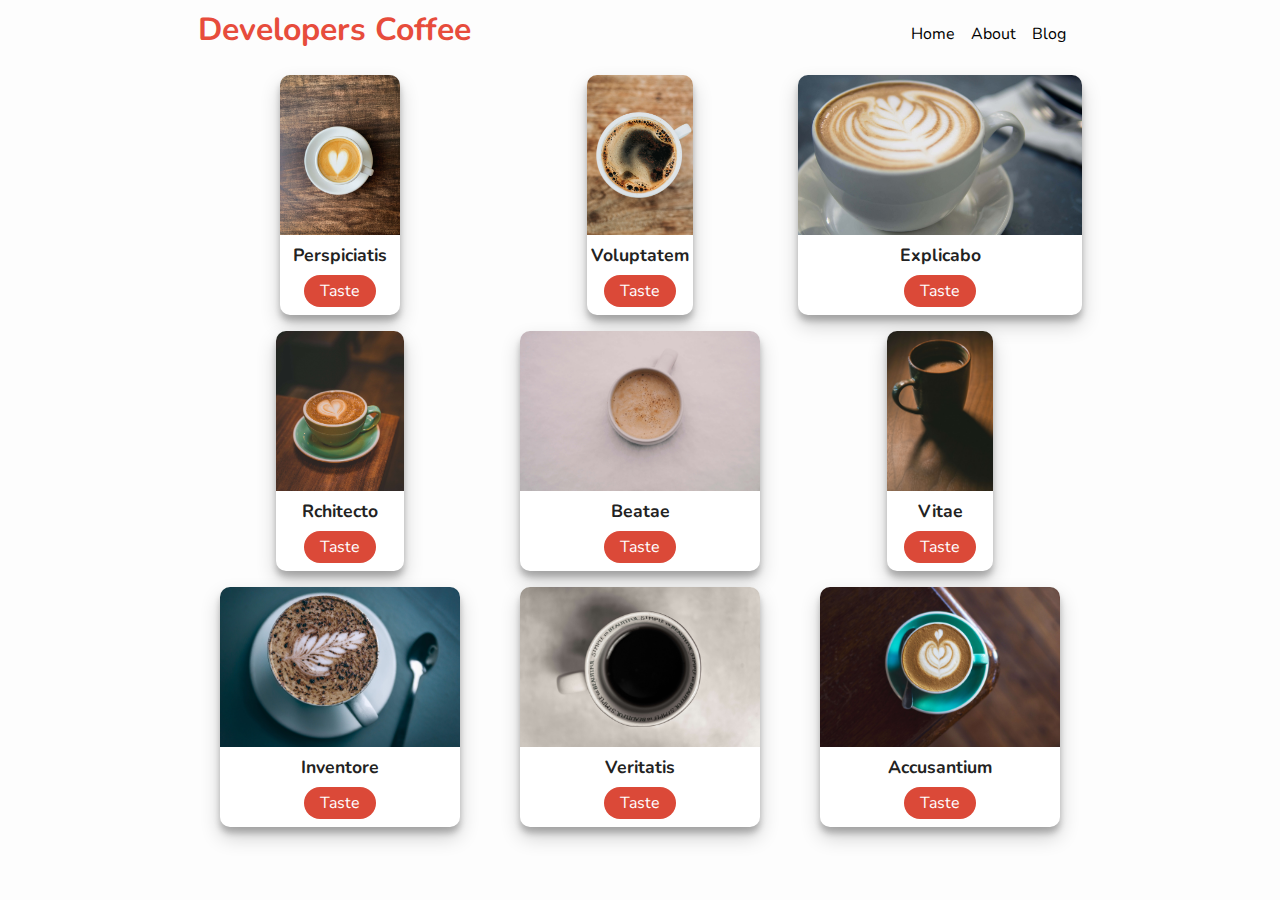
<file: index.html>
<!--Step 1. Create HTML-->
<!DOCTYPE html>
<html lang="en">
<head>
    <meta charset="UTF-8"/>
    <meta name="viewport" content="width=device-width, initial-scale=1.0"/>
    <meta http-equiv="X-UA-Compatible" content="ie=edge"/>
    <link rel="stylesheet" href="css/style.css"/>
    <link rel="icon" type="image/x-icon" href="favicon.ico">
    <title>Sample KPN PWA</title>

    <!--    ***********************************  -->
    <!--    Step 8 (see slides) Add the manifest.json file to the PWA -->
    <!--    ***********************************  -->
    <link rel="manifest" href="manifest.json"/>
    <!-- ios support -->
    <link rel="apple-touch-icon" href="images/icons/icon-72x72.png"/>
    <link rel="apple-touch-icon" href="images/icons/icon-96x96.png"/>
    <link rel="apple-touch-icon" href="images/icons/icon-128x128.png"/>
    <link rel="apple-touch-icon" href="images/icons/icon-144x144.png"/>
    <link rel="apple-touch-icon" href="images/icons/icon-152x152.png"/>
    <link rel="apple-touch-icon" href="images/icons/icon-192x192.png"/>
    <link rel="apple-touch-icon" href="images/icons/icon-384x384.png"/>
    <link rel="apple-touch-icon" href="images/icons/icon-512x512.png"/>
    <!--    Status bar on mobile device will have this theme color-->
    <meta name="apple-mobile-web-app-status-bar" content="#db4938"/>
    <meta name="theme-color" content="#db4938"/>
</head>
<body>
<main>
    <nav>
        <h1>Developers Coffee</h1>
        <ul>
            <li>Home</li>
            <li>About</li>
            <li>Blog</li>
        </ul>
    </nav>
    <div class="container"></div>
</main>
<script src="js/app.js"></script>
</body>
</html>
</file>
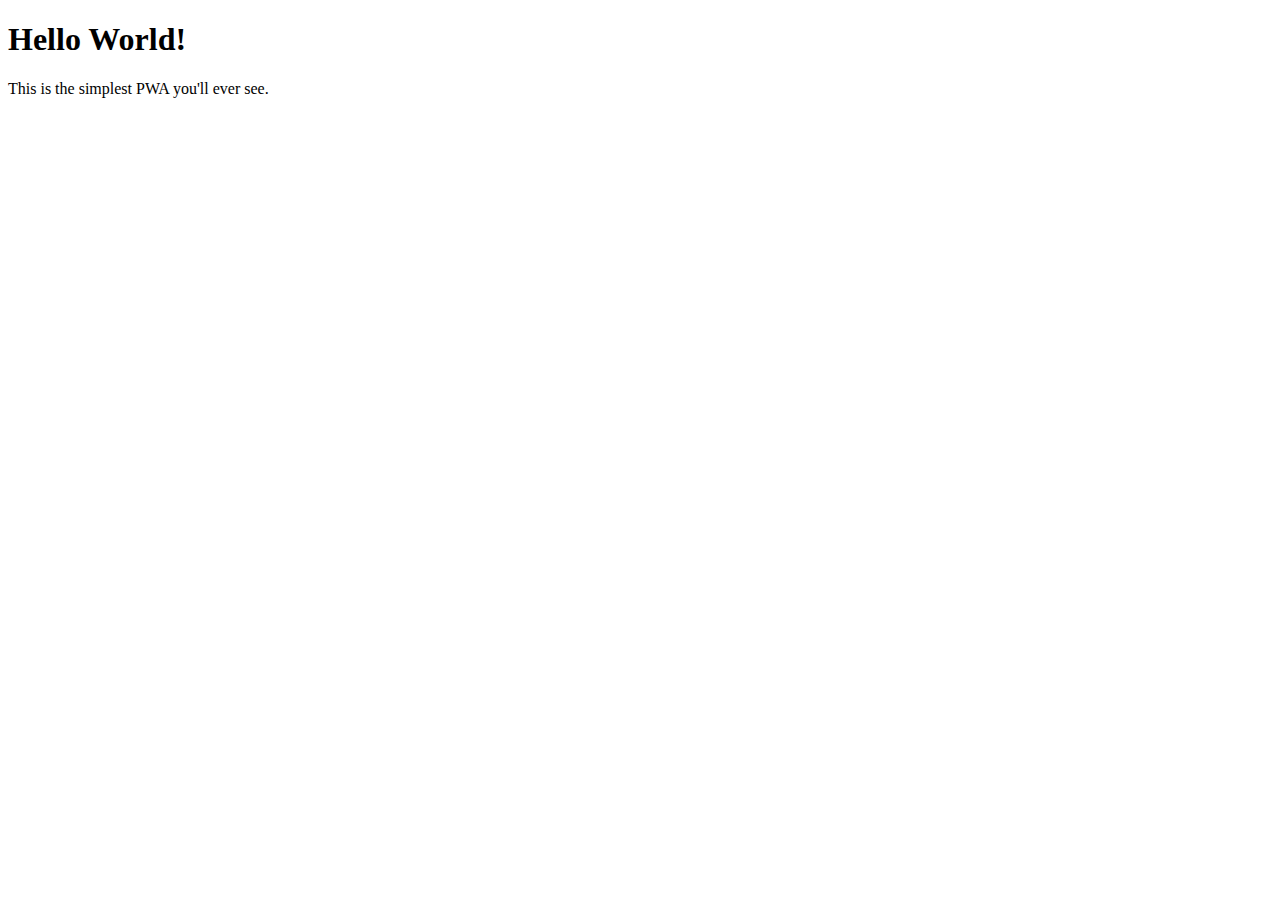
<file: workbox-pwa/index.html>
<!DOCTYPE html>
<html lang="en">
<head>
    <meta charset="UTF-8">
    <meta name="viewport" content="width=device-width, initial-scale=1">
    <meta name="theme-color" content="#000000">
    <meta name="apple-mobile-web-app-capable" content="yes">

    <title>VERY Simple PWA with Workbox</title>

    <link rel="shortcut icon" href="favicon.ico" type="image/x-icon">
    <link rel="manifest" href="manifest.json">
    <link rel="apple-touch-icon" href="icons/apple-icon-180.png">
</head>
<body>
<h1>Hello World!</h1>
<p>This is the simplest PWA you'll ever see.</p>
<script>
    if ('serviceWorker' in navigator) {
        navigator.serviceWorker.register('/sw.js');
    }
</script>
</body>
</html>
</file>
<file: css/style.css>
/*Step 2. Some basic styling:
- Import Google Font
- Reset browser margin/padding etc.
- Define main menu with list.
*/
@import url("https://fonts.googleapis.com/css?family=Nunito:400,700&display=swap");
* {
    margin: 0;
    padding: 0;
    box-sizing: border-box;
}
body {
    background: #fdfdfd;
    font-family: "Nunito", sans-serif;
    font-size: 1rem;
}
main {
    max-width: 900px;
    margin: auto;
    padding: 0.5rem;
    text-align: center;
}
nav {
    display: flex;
    justify-content: space-between;
    align-items: center;
}
ul {
    list-style: none;
    display: flex;
}

li {
    margin-right: 1rem;
}
h1 {
    color: #e74c3c;
    margin-bottom: 0.5rem;
}
/********************************/
/* Step 3. Add styling for cards */
/********************************/
.container {
    /* Display the container as a grid */
    display: grid;
    /* Code to make the grid responsive */
    grid-template-columns: repeat(auto-fit, minmax(15rem, 1fr));
    grid-gap: 1rem;
    justify-content: center;
    align-items: center;
    margin: auto;
    padding: 1rem 0;
}

/********************************/
/* Layout for the 'cards' - responsive width/height, some shadow*/
/********************************/
.card {
    display: flex;
    align-items: center;
    flex-direction: column;
    width: 15rem auto;
    height: 15rem;
    background: #fff;
    box-shadow: 0 10px 20px rgba(0, 0, 0, 0.19), 0 6px 6px rgba(0, 0, 0, 0.23);
    border-radius: 10px;
    margin: auto;
    overflow: hidden;
}
.card--avatar {
    width: 100%;
    height: 10rem;
    object-fit: cover;
}
.card--title {
    color: #222;
    font-weight: 700;
    text-transform: capitalize;
    font-size: 1.1rem;
    margin-top: 0.5rem;
}
.card--link {
    text-decoration: none;
    background: #db4938;
    color: #fff;
    padding: 0.3rem 1rem;
    border-radius: 20px;
}
</file>
